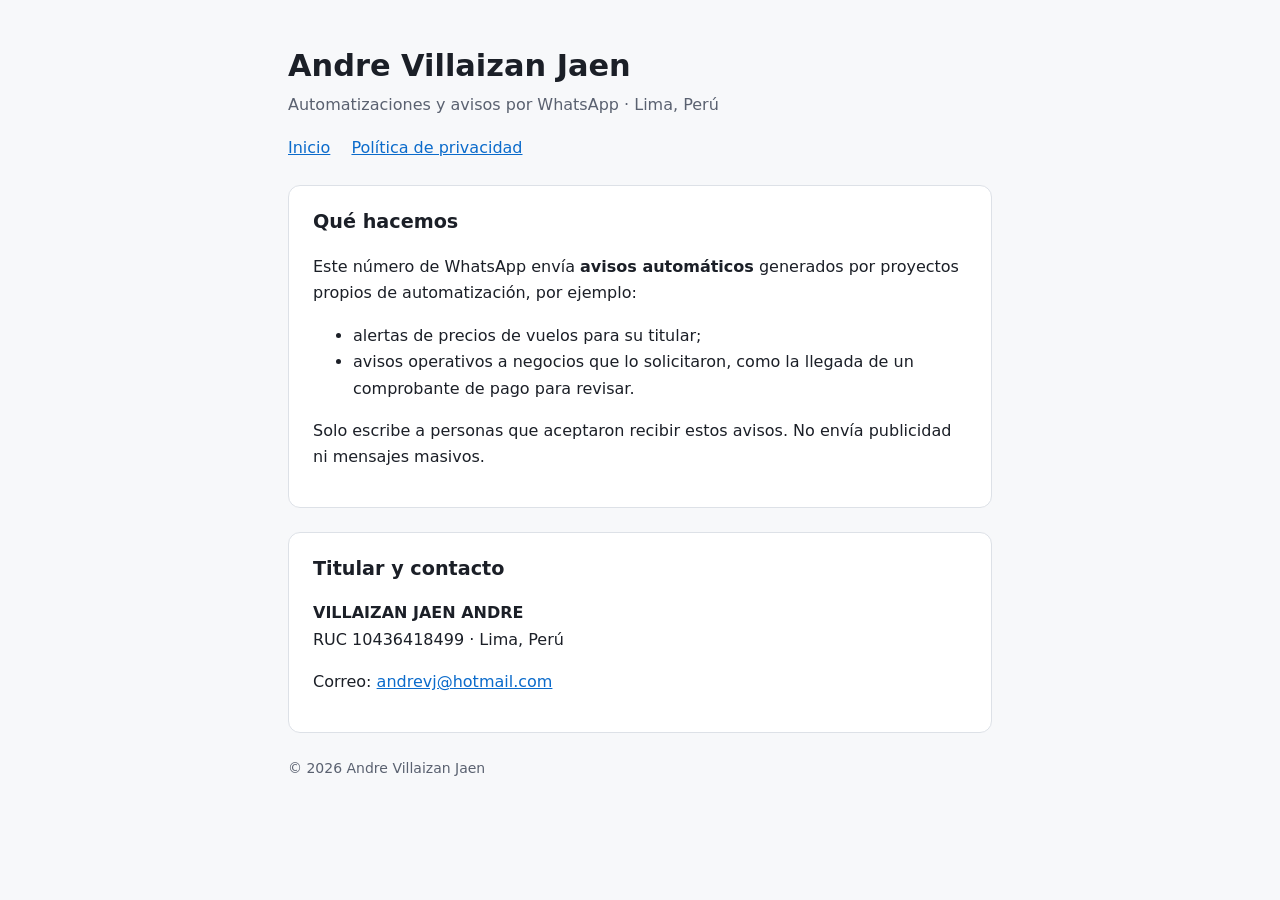
<file: index.html>
<!doctype html>
<html lang="es">
<head>
  <meta charset="utf-8">
  <meta name="viewport" content="width=device-width, initial-scale=1">
  <title>Andre Villaizan Jaen</title>
  <meta name="description" content="Avisos automáticos por WhatsApp de los proyectos de Andre Villaizan Jaen.">
  <link rel="stylesheet" href="estilos.css">
</head>
<body>
  <!-- Cabecera con el nombre legal del titular -->
  <header>
    <h1>Andre Villaizan Jaen</h1>
    <p>Automatizaciones y avisos por WhatsApp · Lima, Perú</p>
    <nav>
      <a href="./">Inicio</a>
      <a href="privacidad.html">Política de privacidad</a>
    </nav>
  </header>

  <main>
    <!-- Qué hace el número de WhatsApp -->
    <section>
      <h2>Qué hacemos</h2>
      <p>Este número de WhatsApp envía <strong>avisos automáticos</strong> generados por proyectos propios de automatización, por ejemplo:</p>
      <ul>
        <li>alertas de precios de vuelos para su titular;</li>
        <li>avisos operativos a negocios que lo solicitaron, como la llegada de un comprobante de pago para revisar.</li>
      </ul>
      <p>Solo escribe a personas que aceptaron recibir estos avisos. No envía publicidad ni mensajes masivos.</p>
    </section>

    <!-- Titular y contacto -->
    <section>
      <h2>Titular y contacto</h2>
      <p><strong>VILLAIZAN JAEN ANDRE</strong><br>
      RUC 10436418499 · Lima, Perú</p>
      <p>Correo: <a href="mailto:andrevj@hotmail.com">andrevj@hotmail.com</a></p>
    </section>
  </main>

  <footer>
    <p>© 2026 Andre Villaizan Jaen</p>
  </footer>
</body>
</html>
</file>
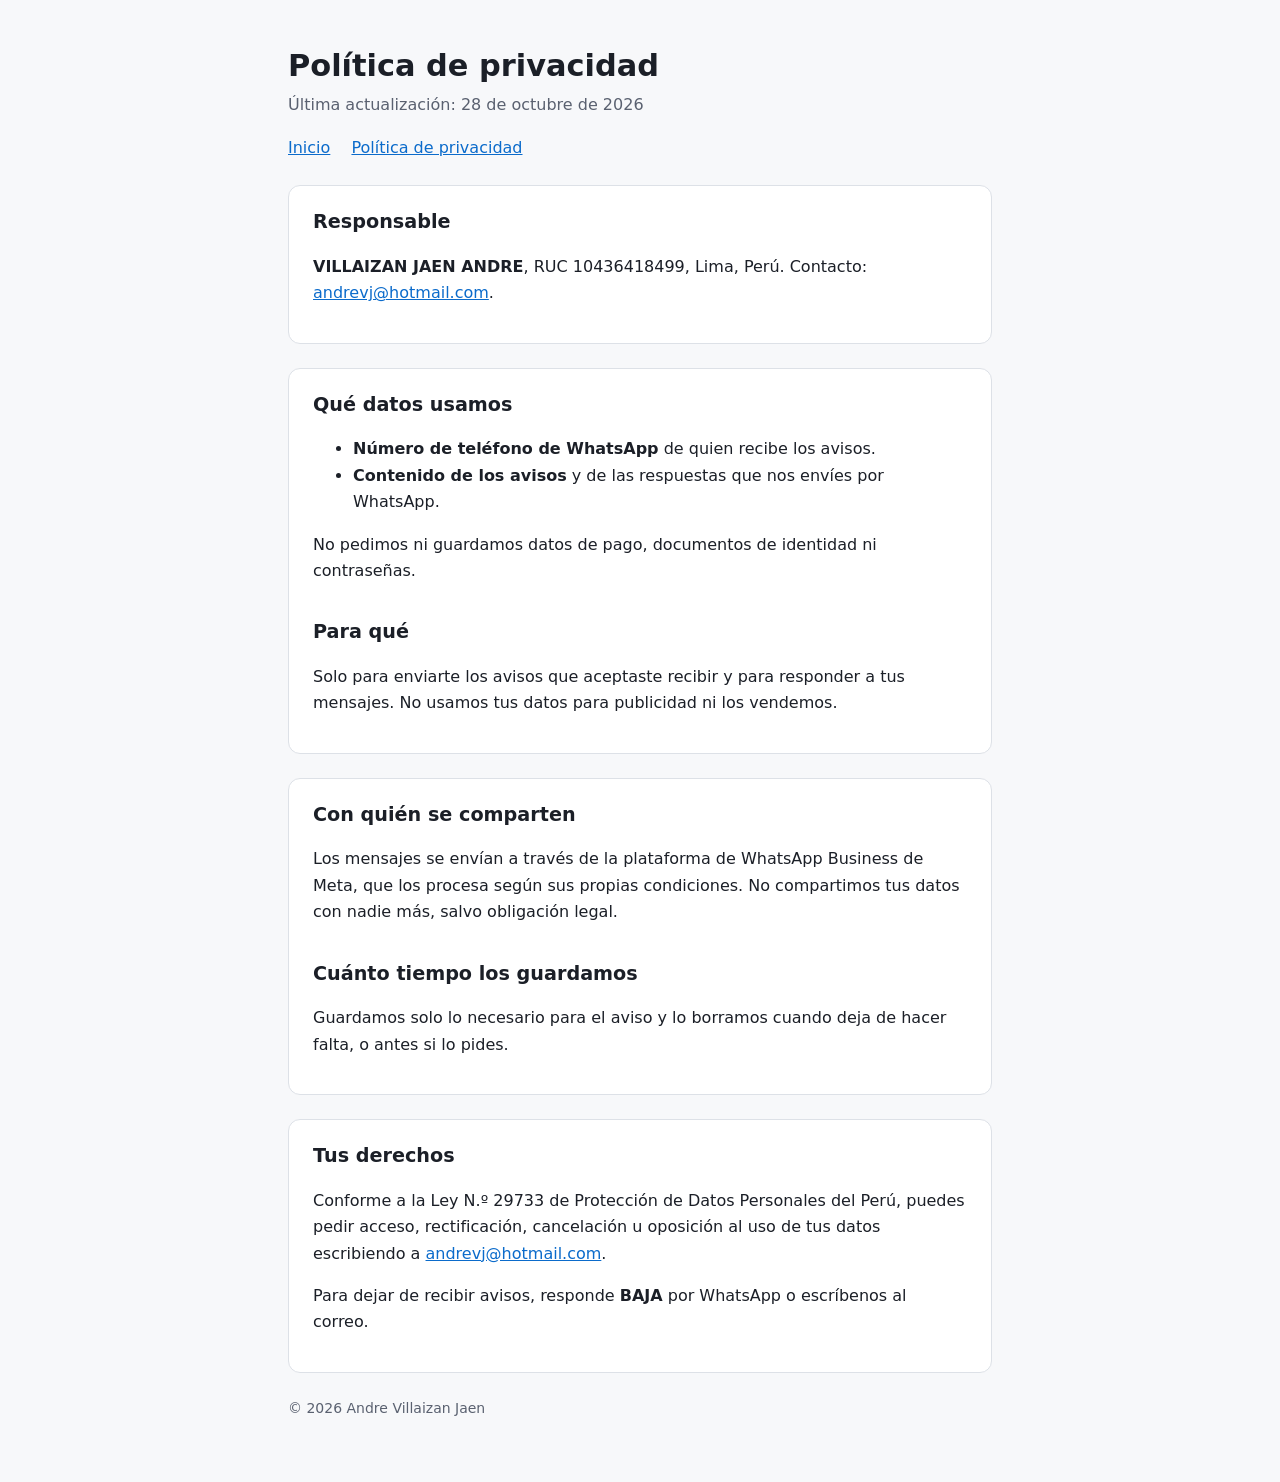
<file: privacidad.html>
<!doctype html>
<html lang="es">
<head>
  <meta charset="utf-8">
  <meta name="viewport" content="width=device-width, initial-scale=1">
  <title>Política de privacidad</title>
  <meta name="description" content="Cómo se tratan los datos de quienes reciben avisos por WhatsApp de Andre Villaizan Jaen.">
  <link rel="stylesheet" href="estilos.css">
</head>
<body>
  <!-- Cabecera y navegación -->
  <header>
    <h1>Política de privacidad</h1>
    <p>Última actualización: 28 de octubre de 2026</p>
    <nav>
      <a href="./">Inicio</a>
      <a href="privacidad.html">Política de privacidad</a>
    </nav>
  </header>

  <main>
    <!-- Responsable del tratamiento -->
    <section>
      <h2>Responsable</h2>
      <p><strong>VILLAIZAN JAEN ANDRE</strong>, RUC 10436418499, Lima, Perú. Contacto: <a href="mailto:andrevj@hotmail.com">andrevj@hotmail.com</a>.</p>
    </section>

    <!-- Qué datos se usan y para qué -->
    <section>
      <h2>Qué datos usamos</h2>
      <ul>
        <li><strong>Número de teléfono de WhatsApp</strong> de quien recibe los avisos.</li>
        <li><strong>Contenido de los avisos</strong> y de las respuestas que nos envíes por WhatsApp.</li>
      </ul>
      <p>No pedimos ni guardamos datos de pago, documentos de identidad ni contraseñas.</p>

      <h2>Para qué</h2>
      <p>Solo para enviarte los avisos que aceptaste recibir y para responder a tus mensajes. No usamos tus datos para publicidad ni los vendemos.</p>
    </section>

    <!-- Con quién se comparten y cuánto tiempo se guardan -->
    <section>
      <h2>Con quién se comparten</h2>
      <p>Los mensajes se envían a través de la plataforma de WhatsApp Business de Meta, que los procesa según sus propias condiciones. No compartimos tus datos con nadie más, salvo obligación legal.</p>

      <h2>Cuánto tiempo los guardamos</h2>
      <p>Guardamos solo lo necesario para el aviso y lo borramos cuando deja de hacer falta, o antes si lo pides.</p>
    </section>

    <!-- Derechos del titular de los datos (Ley 29733) -->
    <section>
      <h2>Tus derechos</h2>
      <p>Conforme a la Ley N.º 29733 de Protección de Datos Personales del Perú, puedes pedir acceso, rectificación, cancelación u oposición al uso de tus datos escribiendo a <a href="mailto:andrevj@hotmail.com">andrevj@hotmail.com</a>.</p>
      <p>Para dejar de recibir avisos, responde <strong>BAJA</strong> por WhatsApp o escríbenos al correo.</p>
    </section>
  </main>

  <footer>
    <p>© 2026 Andre Villaizan Jaen</p>
  </footer>
</body>
</html>
</file>
<file: estilos.css>
/* Paleta oscura por defecto, definida como variables */
:root {
  --fondo: #0f1115;
  --superficie: #181b22;
  --borde: #2a2f3a;
  --texto: #e6e8ec;
  --texto-suave: #a3a9b5;
  --acento: #7cc4ff;
  --ancho: 46rem;
}

/* Modo claro solo si el sistema lo pide */
@media (prefers-color-scheme: light) {
  :root {
    --fondo: #f7f8fa;
    --superficie: #ffffff;
    --borde: #dde1e7;
    --texto: #1b1f27;
    --texto-suave: #5a6170;
    --acento: #0b6bcb;
  }
}

/* Base: tipografía sobria y buen interlineado */
* { box-sizing: border-box; }
body {
  margin: 0;
  background: var(--fondo);
  color: var(--texto);
  font: 1rem/1.65 system-ui, -apple-system, "Segoe UI", Roboto, sans-serif;
}

/* Contenedor centrado con margen lateral en móvil */
main, header, footer {
  max-width: var(--ancho);
  margin: 0 auto;
  padding: 0 1rem;
}

header { padding-top: 3rem; }
header p { color: var(--texto-suave); margin-top: 0; }

h1 { font-size: 1.9rem; line-height: 1.2; margin: 0 0 .5rem; }
h2 { font-size: 1.2rem; margin: 2rem 0 .5rem; }

/* Tarjeta para agrupar secciones */
section {
  background: var(--superficie);
  border: 1px solid var(--borde);
  border-radius: .75rem;
  padding: 1.25rem 1.5rem;
  margin: 1.5rem 0;
}

/* Sin hueco extra encima del primer título de cada tarjeta */
section > h2:first-child { margin-top: 0; }

a { color: var(--acento); }
nav a { margin-right: 1rem; }

footer {
  color: var(--texto-suave);
  font-size: .875rem;
  padding-bottom: 3rem;
}
</file>
